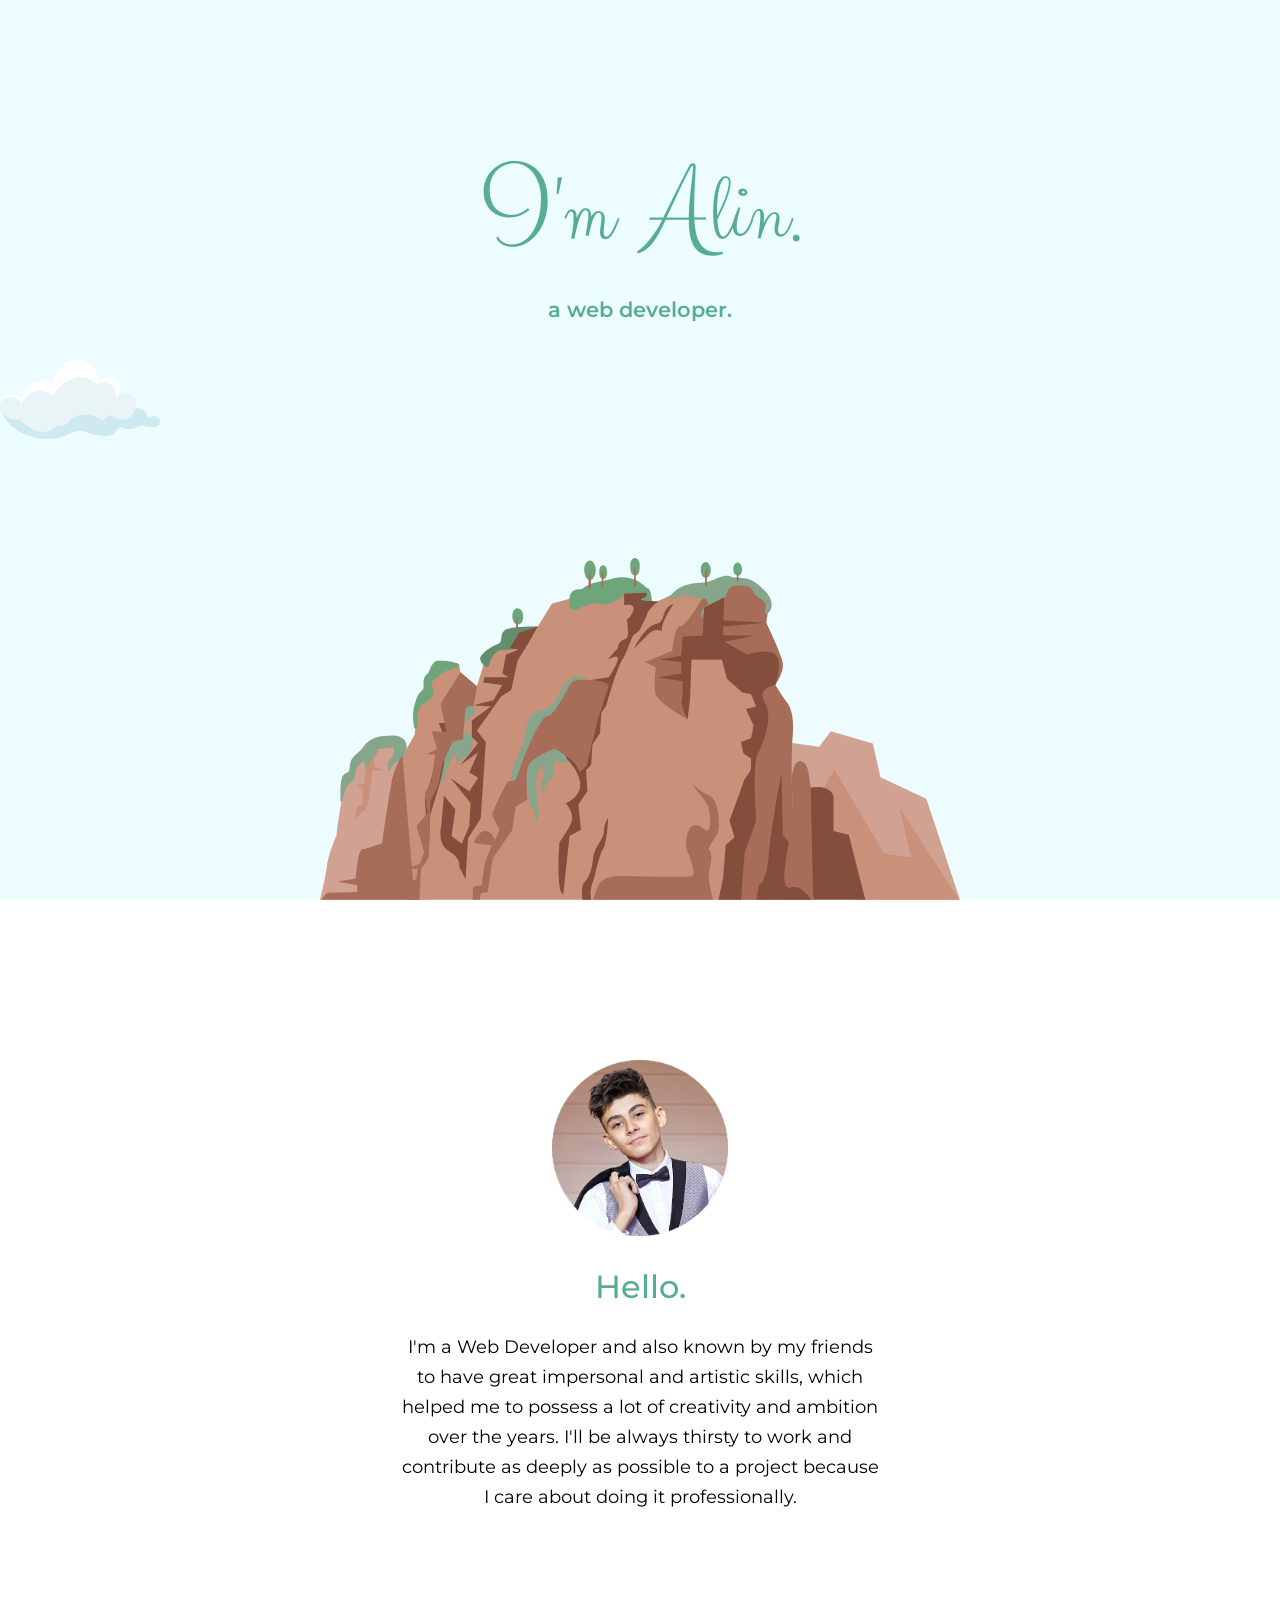
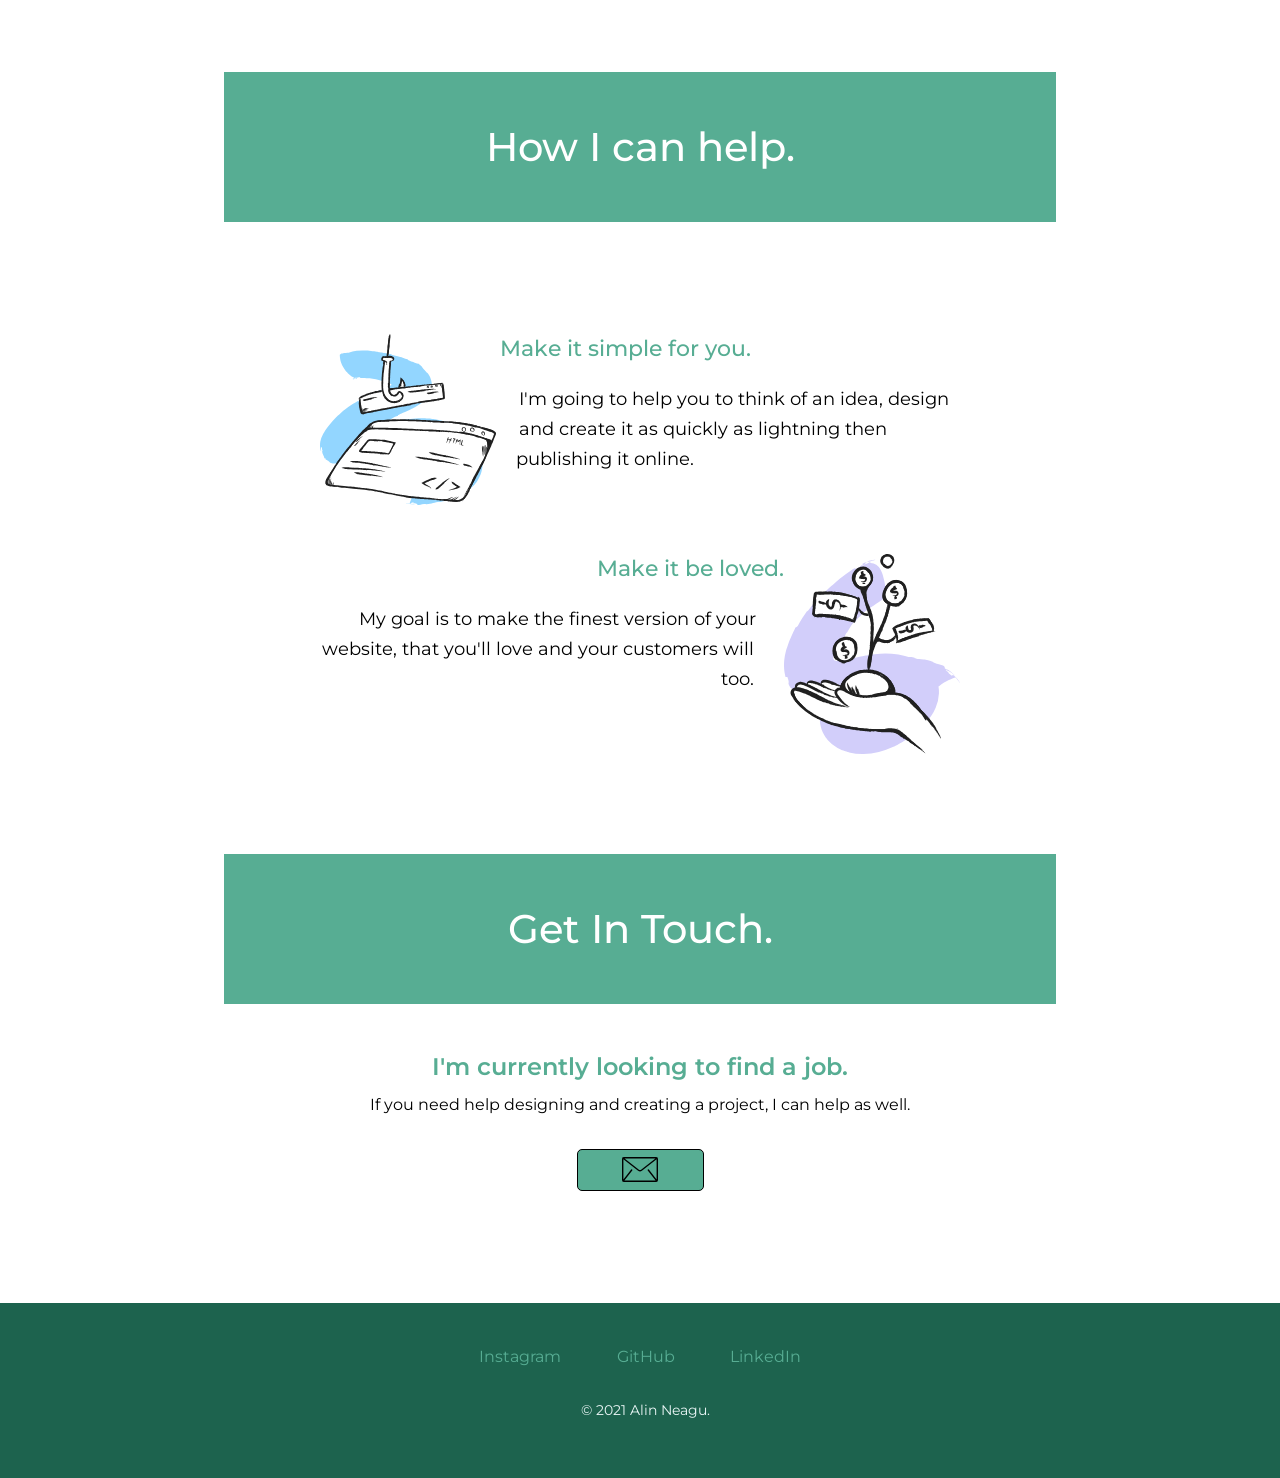
<file: index.html>
<!DOCTYPE html>
<html lang="en">

<head>
  <meta charset="UTF-8">
  <meta http-equiv="X-UA-Compatible" content="IE=edge">
  <meta name="viewport" content="width=device-width, initial-scale=1.0">
  <title>Alin Neagu | Web Developer</title>
  <meta name="description"
    content="I'm Alin. A Web Developer. My goal is to make the finest version of your website, that you'll love and your customers will too.">
  <meta name="author" content="Alin Neagu">
  <meta name="keywords" content="Alin Neagu, personal site, web developer, development, designer">
  <link rel="stylesheet" href="css/style.css">
  <link rel="icon" href="images/favicon.ico">
  <meta property="og:url" content="https://alinneagu2004.github.io/Personal-Site/">
  <meta property="og:title" content="Alin Neagu | Web Developer">
  <meta property="og:description"
    content="I'm Alin. A Web Developer. My goal is to make the finest version of your website, that you'll love and your customers will too.">
  <meta property="og:image" content="https://i.ibb.co/GsL9rXD/information-1.jpg">

  <link rel="preconnect" href="https://fonts.googleapis.com">
  <link rel="preconnect" href="https://fonts.gstatic.com" crossorigin>
  <link
    href="https://fonts.googleapis.com/css2?family=Clicker+Script&family=Merriweather:ital,wght@0,300;0,400;0,700;0,900;1,300;1,400;1,700;1,900&family=Montserrat:ital,wght@0,100;0,200;0,300;0,400;0,500;0,600;0,700;0,800;0,900;1,100;1,200;1,300;1,400;1,500;1,600;1,700;1,800;1,900&display=swap"
    rel="stylesheet">
</head>

<body>
  <section id="top-container">
    <img class="cloud1" src="images/cloud2.svg" alt="cloud-img">
    <img class="cloud2" src="images/cloud1.svg" alt="cloud-img">
    <div class="headings-container">
      <h1>
        <span class="big-letter">I</span>'m <span class="big-letter">A</span><span class="small-letters">lin</span>.
      </h1>
      <h2>a web developer.</h2>
    </div>
    <img class="mountain-sm" src="images/mountain-sm-screen.svg" alt="mountain-img">
    <img class="mountain-lg" src="images/mountain-lg-screen.svg" alt="mountain-img">
    <img class="cloud3" src="images/cloud1.svg" alt="cloud-img">
    <img class="cloud4" src="images/cloud2.svg" alt="cloud-img">
  </section>

  <main id="middle-container">
    <section class="hello-section">
      <img src="images/profile.png" alt="profile-img">
      <h2>Hello.</h2>
      <p>
        I'm a Web Developer and also known by my friends to have great impersonal and artistic skills, which helped me
        to
        possess a lot of creativity and ambition over the years. I'll be always thirsty to work and contribute as
        deeply
        as
        possible to a project because I care about doing it professionally.
      </p>
    </section>

    <section id="skills-section">
      <div class="middle-headings">
        <a href="#skills-section">
          <h2>How I can help.</h2>
        </a>
      </div>

      <section class="information-section">
        <div class="information-1">
          <figure>
            <img src="images/information-1.svg" alt="develop-website-img">
          </figure>
          <h3>Make it simple for you.</h3>
          <p>I'm going to help you to think of an idea, design and create it as quickly as lightning then
            publishing
            it
            online.</p>
        </div>
      </section>

      <section class="information-section">
        <div class="information-2">
          <figure>
            <img src="images/information-2.svg" alt="develop-website2-img">
          </figure>
          <h3>Make it be loved.</h3>
          <p>My goal is to make the finest version of your website, that you'll love and your customers will too.</p>
        </div>
      </section>
    </section>

    <section id="contact-section">
      <div class="middle-headings">
        <a href="#contact-section">
          <h2>Get In Touch.</h2>
        </a>
      </div>

      <h3>I'm currently looking to find a job.</h3>
      <p>If you need help designing and creating a project, I can help as well.</p>
      <div class="contact-me">
        <a href="mailto:alinsvibes.contact@gmail.com">
          <img src="images/mail.svg" alt="mail-icon">
        </a>
      </div>
    </section>
  </main>
  <footer id="bottom-container">
    <a href="https://www.instagram.com/alinsvibes" target="_blank">Instagram</a>
    <a href="https://github.com/AlinNeagu2004" target="_blank">GitHub</a>
    <a href="https://www.linkedin.com/in/alinneagu/" target="_blank">LinkedIn</a>
    <p>© 2021 Alin Neagu.</p>
  </footer>
</body>

</html>
</file>
<file: css/style.css>
/* GENERAL */

:root {
  --background-top: #edfdff;
  --background-bottom: #1d634e;
  --background-top-gradient: rgb(237, 253, 255);
  --background-top-gradient-50: linear-gradient(
    180deg,
    rgba(237, 253, 255, 1) 0%,
    rgba(255, 255, 255, 1) 50%
  );
  --clr-main: #57ad93;
  --clr-bottom: #eaf6f6;
}

body,
figure {
  margin: 0;
}

a {
  text-decoration: none;
}

img {
  -webkit-user-select: none;
  -moz-user-select: none;
  -ms-user-select: none;
  user-select: none;
}

img[alt="cloud-img"] {
  width: 10em;
}

h1,
h2,
h3 {
  color: var(--clr-main);
}

/* TOP CONTAINER */

#top-container {
  background: var(--background-top-gradient);
  background: var(--background-top-gradient-50);
  min-height: 100vh;
  display: -webkit-box;
  display: -ms-flexbox;
  display: flex;
  -webkit-box-orient: vertical;
  -webkit-box-direction: normal;
  -ms-flex-direction: column;
  flex-direction: column;
}

#top-container h1 {
  margin: 0;
  font-family: "Clicker Script", cursive;
  font-weight: 500;
  font-size: 4rem;
  margin-bottom: 10px;
  position: -webkit-sticky;
  position: sticky;
  top: 0.5em;
  word-spacing: 10px;
}

#top-container .big-letter {
  font-size: 5rem;
}

#top-container h2 {
  margin: 0;
  font-family: "Montserrat", sans-serif;
  font-size: 1em;
  font-weight: 600;
}

#top-container .headings-container {
  margin: 0;
  text-align: center;
  -webkit-box-ordinal-group: 2;
  -ms-flex-order: 1;
  order: 1;
  position: -webkit-sticky;
  position: sticky;
  top: 0.5em;
  -webkit-transform: translateY(-1px);
  -ms-transform: translateY(-1px);
  transform: translateY(-1px);
  margin-top: 20vh;
  margin-bottom: 15vh;
}

#top-container .mountain-sm {
  -webkit-box-ordinal-group: 3;
  -ms-flex-order: 2;
  order: 2;
  max-width: 50em;
  position: absolute;
  left: 50%;
  bottom: 0;
  -webkit-transform: translate3d(-50%, 0, 1px);
  transform: translate3d(-50%, 0, 1px);
}

#top-container .mountain-lg {
  display: none;
}

/* MEDIA QUERY FOR TOP CONTAINER */

@media (max-width: 375px) {
  #top-container .headings-container {
    margin-top: 12vh;
    margin-bottom: 10vh;
  }

  #top-container h1 {
    font-size: 3.5rem;
    font-weight: 600;
  }

  #top-container .big-letter {
    font-size: 4.5rem;
  }

  #top-container .small-letters {
    letter-spacing: -3px;
  }

  #top-container h2 {
    font-size: 1rem;
    font-weight: 600;
  }

  #top-container .cloud1,
  .cloud2,
  .cloud3,
  .cloud4 {
    display: none;
  }
}

@media (max-width: 300px) {
  #top-container h1 {
    font-size: 3rem;
    font-weight: 600;
  }

  #top-container .big-letter {
    font-size: 3.5rem;
  }

  #top-container .small-letters {
    letter-spacing: -3px;
  }

  #top-container h2 {
    font-size: 0.8rem;
    font-weight: 600;
  }

  #top-container .headings-container {
    margin-top: 10vh;
    margin-bottom: 10vh;
  }

  #top-container .cloud1,
  .cloud2,
  .cloud3,
  .cloud4 {
    display: none;
  }
}

@media (min-width: 375px) {
  #top-container .cloud1,
  .cloud2,
  .cloud3,
  .cloud4 {
    display: none;
  }

  #top-container h1 {
    font-weight: 600;
  }

  #top-container h2 {
    font-weight: 600;
  }

  #top-container .small-letters {
    letter-spacing: -3px;
  }
}

@media (min-width: 500px) {
  #top-container .mountain-lg {
    display: inline;
    -webkit-box-ordinal-group: 3;
    -ms-flex-order: 2;
    order: 2;
    max-width: 37em;
    position: absolute;
    left: 50%;
    bottom: 0;
    -webkit-transform: translate3d(-50%, 0, 1px);
    transform: translate3d(-50%, 0, 1px);
  }

  #top-container .mountain-sm {
    display: none;
  }

  #top-container h1 {
    font-size: 4.8rem;
    font-weight: 500;
  }

  #top-container .big-letter {
    font-size: 5.8rem;
  }

  #top-container .small-letters {
    letter-spacing: 0;
  }

  #top-container h2 {
    font-size: 1.1em;
    font-weight: 600;
  }

  #top-container .headings-container {
    margin-top: 15vh;
    margin-bottom: 5.5vh;
  }
}

@media (min-width: 768px) {
  #top-container {
    background: var(--background-top-gradient);
    background: var(--background-top-gradient-50);
    min-height: 100vh;
    display: -webkit-box;
    display: -ms-flexbox;
    display: flex;
    -webkit-box-orient: vertical;
    -webkit-box-direction: normal;
    -ms-flex-direction: column;
    flex-direction: column;
  }

  #top-container .mountain-lg {
    display: inline;
    -webkit-box-ordinal-group: 3;
    -ms-flex-order: 2;
    order: 2;
    position: absolute;
    left: 50%;
    bottom: 0;
    -webkit-transform: translate3d(-50%, 0, 1px);
    transform: translate3d(-50%, 0, 1px);
  }

  #top-container h1 {
    font-size: 6rem;
  }

  #top-container .big-letter {
    font-size: 7.1004rem;
  }

  #top-container h2 {
    font-size: 1.3rem;
  }

  #top-container .headings-container {
    margin-top: 15vh;
    margin-bottom: 5vh;
  }

  #top-container .cloud1,
  .cloud3 {
    display: none;
  }

  #top-container .cloud2 {
    opacity: 0;
    display: inline;
    max-width: 10em;
    position: absolute;
    top: 10vh;
    left: -200px;
    -webkit-animation: wind-768 30s 10s linear infinite;
    animation: wind-768 30s 10s linear infinite;
  }

  #top-container .cloud4 {
    display: inline;
    max-width: 10em;
    position: absolute;
    top: 35vh;
    -webkit-animation: wind-768 20s linear infinite;
    animation: wind-768 20s linear infinite;
  }

  @-webkit-keyframes wind-768 {
    0% {
      opacity: 0;
      left: 3vw;
    }

    3% {
      opacity: 0.9;
    }

    97% {
      opacity: 0.9;
    }

    100% {
      opacity: 0;
      left: 80vw;
    }
  }

  @keyframes wind-768 {
    0% {
      opacity: 0;
      left: 3vw;
    }

    3% {
      opacity: 0.9;
    }

    97% {
      opacity: 0.9;
    }

    100% {
      opacity: 0;
      left: 80vw;
    }
  }
}

@media (min-width: 992px) {
  #top-container .mountain-lg {
    display: inline;
    -webkit-box-ordinal-group: 3;
    -ms-flex-order: 2;
    order: 2;
    max-width: 45em;
    position: absolute;
    left: 50%;
    bottom: 0;
    -webkit-transform: translate3d(-50%, 0, 1px);
    transform: translate3d(-50%, 0, 1px);
  }

  #top-container h1 {
    font-size: clamp(6rem, 6.5vw, 6.5rem);
  }

  #top-container .big-letter {
    font-size: clamp(7.1004rem, 9.0248vw, 9.0248rem);
  }

  #top-container h2 {
    font-size: clamp(1.3rem, 1.5vw, 1.5rem);
  }

  #top-container .cloud1 {
    opacity: 0;
    display: inline;
    max-width: 10em;
    position: absolute;
    top: 7vh;
    -webkit-animation: wind-992 30s 25s linear infinite;
    animation: wind-992 30s 25s linear infinite;
  }

  #top-container .cloud2 {
    opacity: 0;
    display: inline;
    max-width: 10em;
    position: absolute;
    top: 7vh;
    -webkit-animation: wind-992 30s 10s linear infinite;
    animation: wind-992 30s 10s linear infinite;
  }

  #top-container .cloud3 {
    opacity: 0;
    display: inline;
    max-width: 12em;
    position: absolute;
    top: 35vh;
    -webkit-animation: wind-992 20s 10s linear infinite;
    animation: wind-992 20s 10s linear infinite;
  }

  #top-container .cloud4 {
    display: inline;
    max-width: 10em;
    position: absolute;
    top: 35vh;
    -webkit-animation: wind-992 20s linear infinite;
    animation: wind-992 20s linear infinite;
  }

  @-webkit-keyframes wind-992 {
    0% {
      opacity: 0;
      left: 3vw;
    }

    3% {
      opacity: 0.9;
    }

    97% {
      opacity: 0.9;
    }

    100% {
      opacity: 0;
      left: 80vw;
    }
  }

  @keyframes wind-992 {
    0% {
      opacity: 0;
      left: 3vw;
    }

    3% {
      opacity: 0.9;
    }

    97% {
      opacity: 0.9;
    }

    100% {
      opacity: 0;
      left: 80vw;
    }
  }
}

@media (min-width: 1200px) {
  #top-container {
    background: var(--background-top);
    min-height: 100vh;
    display: -webkit-box;
    display: -ms-flexbox;
    display: flex;
    -webkit-box-orient: vertical;
    -webkit-box-direction: normal;
    -ms-flex-direction: column;
    flex-direction: column;
  }

  #top-container .headings-container {
    margin-top: 15vh;
    margin-bottom: 0;
  }

  #top-container .mountain-lg {
    max-width: 45em;
  }

  #top-container .cloud1 {
    opacity: 0;
    display: inline;
    max-width: 12em;
    position: absolute;
    top: 7vh;
    -webkit-animation: wind-1200 40s 25s linear infinite;
    animation: wind-1200 40s 25s linear infinite;
  }

  #top-container .cloud2 {
    opacity: 0;
    display: inline;
    max-width: 12em;
    position: absolute;
    top: 7vh;
    -webkit-animation: wind-1200 40s 10s linear infinite;
    animation: wind-1200 40s 10s linear infinite;
  }

  #top-container .cloud3 {
    opacity: 0;
    display: inline;
    max-width: 12em;
    position: absolute;
    top: 40vh;
    -webkit-animation: wind-1200 30s 20s linear infinite;
    animation: wind-1200 30s 20s linear infinite;
  }

  #top-container .cloud4 {
    display: inline;
    max-width: 12em;
    position: absolute;
    top: 40vh;
    -webkit-animation: wind-1200 30s linear infinite;
    animation: wind-1200 30s linear infinite;
  }

  @-webkit-keyframes wind-1200 {
    0% {
      opacity: 0;
      left: 3vw;
    }

    3% {
      opacity: 0.9;
    }

    97% {
      opacity: 0.9;
    }

    100% {
      opacity: 0;
      left: 90vw;
    }
  }

  @keyframes wind-1200 {
    0% {
      opacity: 0;
      left: 3vw;
    }

    3% {
      opacity: 0.9;
    }

    97% {
      opacity: 0.9;
    }

    100% {
      opacity: 0;
      left: 90vw;
    }
  }
}

@media (min-width: 1921px) {
  #top-container .mountain-lg {
    max-width: calc(45vw + 2rem);
  }

  #top-container h1 {
    font-size: calc(3vw + 3rem);
  }

  #top-container .big-letter {
    font-size: calc(3vw + 5rem);
  }

  #top-container h2 {
    font-size: calc(1vw + 0.3rem);
  }
}

@media (max-height: 500px) {
  #top-container {
    background: var(--background-top-gradient);
    background: var(--background-top-gradient-50);
    min-height: 200vh;
    display: -webkit-box;
    display: -ms-flexbox;
    display: flex;
    -webkit-box-orient: vertical;
    -webkit-box-direction: normal;
    -ms-flex-direction: column;
    flex-direction: column;
  }

  #top-container .mountain-lg {
    display: none;
  }

  #top-container .mountain-sm {
    display: inline;
    -webkit-box-ordinal-group: 3;
    -ms-flex-order: 2;
    order: 2;
    max-width: 28em;
    position: absolute;
    left: 50%;
    bottom: -100vh;
    -webkit-transform: translate3d(-50%, 0, 1px);
    transform: translate3d(-50%, 0, 1px);
  }

  #top-container h1 {
    font-size: 5rem;
  }

  #top-container .big-letter {
    font-size: 6rem;
  }

  #top-container h2 {
    font-size: 1.2rem;
  }

  #top-container .headings-container {
    margin: 0;
    text-align: center;
    -webkit-box-ordinal-group: 2;
    -ms-flex-order: 1;
    order: 1;
    position: -webkit-sticky;
    position: sticky;
    top: 0.5em;
    -webkit-transform: translateY(-1px);
    -ms-transform: translateY(-1px);
    transform: translateY(-1px);
    margin-top: 12vh;
    margin-bottom: 20vh;
  }

  #top-container .cloud1,
  .cloud3 {
    display: none;
  }

  #top-container .cloud2 {
    display: inline;
    max-width: 7em;
    opacity: 0.9;
    position: absolute;
    top: 10vh;
    right: 10vw;
  }

  #top-container .cloud4 {
    display: inline;
    max-width: 7em;
    opacity: 0.9;
    position: absolute;
    top: 40vh;
    left: 10vw;
  }
}

/* MIDDLE CONTAINER */

#middle-container {
  margin: 3em 0;
  text-align: center;
}

#middle-container img {
  width: 8em;
}

#middle-container h2,
h3 {
  font-family: "Montserrat", sans-serif;
  font-weight: 500;
}

#middle-container .middle-headings a {
  position: relative;
  margin: 3em 0;
  background-color: var(--clr-main);
  width: 100%;
  height: 100px;
  display: -webkit-box;
  display: -ms-flexbox;
  display: flex;
  -webkit-box-orient: vertical;
  -webkit-box-direction: normal;
  -ms-flex-direction: column;
  flex-direction: column;
  -webkit-box-pack: center;
  -ms-flex-pack: center;
  justify-content: center;
  -webkit-box-align: center;
  -ms-flex-align: center;
  align-items: center;
}

#middle-container div h2 {
  color: white;
  font-size: 1.7rem;
}

#middle-container .hello-section {
  margin-bottom: 7em;
}

.hello-section p {
  width: 60%;
  margin: 0 auto;
  font-family: "Montserrat", sans-serif;
  font-size: 0.9rem;
  line-height: 1.7;
}

.information-section {
  margin-bottom: 4.5em;
}

.information-section p {
  width: 75%;
  margin: 0 auto;
  font-family: "Montserrat", sans-serif;
  font-size: 0.9rem;
  line-height: 1.7;
}

#contact-section h3 {
  color: var(--clr-main);
  font-size: 0.9rem;
  font-weight: 600;
  margin: 3em 0 0;
}

#contact-section p {
  width: 85%;
  margin: 0.5em auto;
  font-family: "Montserrat", sans-serif;
  font-size: 0.8rem;
  line-height: 1.5;
}

#contact-section .contact-me {
  margin: 2em 0 5em;
  display: -webkit-box;
  display: -ms-flexbox;
  display: flex;
  -webkit-box-pack: center;
  -ms-flex-pack: center;
  justify-content: center;
}

#contact-section .contact-me a {
  border-radius: 5px;
  border: black solid 1px;
  display: -ms-grid;
  display: grid;
  -webkit-box-pack: center;
  -ms-flex-pack: center;
  justify-content: center;
  -ms-flex-line-pack: center;
  align-content: center;
  background-color: var(--clr-main);
  width: 100px;
  height: 35px;
}

#contact-section .contact-me img {
  width: 2em;
}

/* BOTTOM CONTAINER */

#bottom-container {
  background-color: var(--background-bottom);
  width: 100%;
  height: 6.25em;
  display: -ms-grid;
  display: grid;
  grid-template-areas:
    "instagram linkedin github"
    ". copyright .";
  row-gap: 10px;
  -webkit-box-pack: center;
  -ms-flex-pack: center;
  justify-content: center;
  -ms-flex-line-pack: center;
  align-content: center;
  justify-items: center;
}

#bottom-container a {
  font-size: 0.7rem;
  color: var(--clr-main);
  font-family: "Montserrat", sans-serif;
}

#bottom-container a:first-child {
  -ms-grid-row: 1;
  -ms-grid-column: 1;
  grid-area: instagram;
}

#bottom-container a:nth-child(2) {
  -ms-grid-row: 1;
  -ms-grid-column: 2;
  grid-area: linkedin;
}

#bottom-container a:last-child {
  -ms-grid-row: 1;
  -ms-grid-column: 3;
  grid-area: github;
}

#bottom-container p {
  -ms-grid-row: 3;
  -ms-grid-column: 2;
  grid-area: copyright;
  color: var(--clr-bottom);
  font-size: 0.6rem;
  font-family: "Montserrat", sans-serif;
}

/* MEDIA QUERY FOR MIDDLE & BOTTOM CONTAINER */

@media (min-width: 300px) {
  #middle-container .hello-section p {
    width: 50%;
  }
}

@media (min-width: 375px) {
  #contact-section h3 {
    font-size: 1rem;
    margin-bottom: 0.5em;
  }
}

@media (min-width: 500px) {
  #middle-container p {
    width: 60%;
  }

  #middle-container .hello-section p,
  #skills-section p {
    font-size: 1rem;
  }

  #middle-container .hello-section h2 {
    font-size: 1.7rem;
  }

  #middle-container #skills-section h3 {
    font-size: 1.3rem;
  }

  #contact-section h3 {
    font-size: 1.3rem;
  }

  #middle-container #contact-section p {
    font-size: 0.9rem;
  }

  #contact-section .contact-me a:hover img {
    position: relative;
    bottom: 12px;
    width: 2.2em;
  }

  #bottom-container {
    gap: 20px;
    height: 7.8125em;
  }

  #bottom-container a {
    font-size: 0.8rem;
  }

  #bottom-container a:hover {
    color: var(--clr-bottom);
  }

  #bottom-container p {
    font-size: 0.7rem;
  }
}

@media (min-width: 768px) {
  #middle-container #skills-section .information-section .information-1,
  #middle-container #skills-section .information-section .information-2 {
    text-align: left;
    width: 60%;
    margin: 0 auto;
  }

  #middle-container #skills-section .information-section .information-1 h3,
  #middle-container #skills-section .information-section .information-1 p {
    text-align: left;
    margin: 0;
    width: 100%;
  }

  #middle-container #skills-section .information-section .information-1 h3 {
    margin-bottom: 1em;
  }

  #middle-container
    #skills-section
    .information-section
    img[alt="develop-website-img"] {
    float: left;
    margin-right: 2em;
    shape-outside: circle(50%);
  }

  #middle-container #skills-section .information-section .information-2 {
    text-align: right;
    width: 60%;
    margin: 0 auto;
  }

  #middle-container #skills-section .information-section .information-2 h3,
  #middle-container #skills-section .information-section .information-2 p {
    text-align: right;
    margin: 0;
    width: 100%;
  }

  #middle-container #skills-section .information-section .information-2 h3 {
    margin-bottom: 1em;
  }

  #middle-container #skills-section .information-section .information-2 {
    margin-bottom: 6.5em;
  }

  #middle-container
    #skills-section
    .information-section
    img[alt="develop-website2-img"] {
    float: right;
    margin-left: 2em;
    shape-outside: circle(50%);
  }

  #middle-container .hello-section {
    margin: 5em 0 10em;
  }

  #middle-container .middle-headings a {
    height: 125px;
    margin: 5em 0;
  }

  #contact-section .middle-headings a {
    margin-bottom: 4em;
  }

  #middle-container div h2 {
    font-size: 2rem;
  }

  #middle-container p {
    width: 50%;
  }

  #contact-section h3 {
    font-size: 1.17rem;
  }

  #contact-section .contact-me a {
    width: 125px;
    height: 40px;
  }

  #contact-section .contact-me img {
    width: 2.3em;
  }

  #contact-section .contact-me a:hover img {
    bottom: 15px;
    width: 2.5em;
  }

  #bottom-container {
    gap: 20px;
    height: 7.8125em;
  }

  #bottom-container a {
    font-size: 0.9rem;
  }

  #bottom-container p {
    font-size: 0.8rem;
  }
}

@media (min-width: 992px) {
  #middle-container .hello-section p,
  #skills-section p,
  #contact-section p {
    width: 40ch;
  }

  #middle-container #skills-section .information-section .information-1,
  #middle-container #skills-section .information-section .information-2 {
    width: 45%;
  }

  #middle-container img {
    width: 11em;
  }
}

@media (min-width: 1200px) {
  #middle-container #skills-section .information-section .information-1 {
    margin-bottom: 5em;
  }
  #middle-container #skills-section .information-section .information-1,
  #middle-container #skills-section .information-section .information-2 {
    width: 80ch;
  }

  #middle-container .hello-section {
    margin-top: 10em;
  }

  #middle-container .hello-section h2 {
    font-size: 2rem;
  }

  #middle-container p,
  #middle-container .hello-section p {
    font-size: 1.1rem;
  }

  #middle-container #skills-section h3 {
    font-size: 1.4rem;
  }

  #middle-container .middle-headings a {
    width: 65%;
    height: 150px;
    margin-right: auto;
    margin-left: auto;
    margin-bottom: 7em;
  }

  #middle-container .middle-headings a {
    margin-top: 10em;
  }

  #middle-container .middle-headings h2 {
    font-size: 2.5rem;
  }

  #contact-section .middle-headings a {
    margin-bottom: 3em;
  }

  #contact-section h3 {
    font-size: 1.5rem;
    margin-top: 2em;
  }

  #middle-container #contact-section p {
    font-size: 1rem;
    width: 100%;
  }

  #middle-container .contact-me {
    margin-bottom: 7em;
  }

  #bottom-container {
    height: 175px;
  }

  #bottom-container a {
    font-size: 1rem;
  }

  #bottom-container p {
    font-size: 0.9rem;
  }
}

@media (min-width: 1921px) {
  #middle-container img {
    width: 13em;
  }

  #middle-container .hello-section h2 {
    font-size: 2.5rem;
  }

  #middle-container #skills-section h3 {
    font-size: 1.6rem;
  }

  #middle-container .hello-section p,
  .skills-section p {
    font-size: 1.3rem;
  }

  #middle-container .middle-headings {
    width: 60%;
    margin-left: auto;
    margin-right: auto;
  }

  #middle-container #contact-section h3 {
    font-size: 1.7rem;
  }

  #middle-container #contact-section p {
    font-size: 1.2rem;
  }

  #contact-section .contact-me a {
    width: 150px;
    height: 50px;
  }

  #contact-section .contact-me a img {
    width: 2.5em;
  }

  #bottom-container {
    -webkit-column-gap: 100px;
    -moz-column-gap: 100px;
    column-gap: 100px;
    row-gap: 25px;
  }

  #bottom-container a {
    font-size: 1.2rem;
  }
}
</file>
